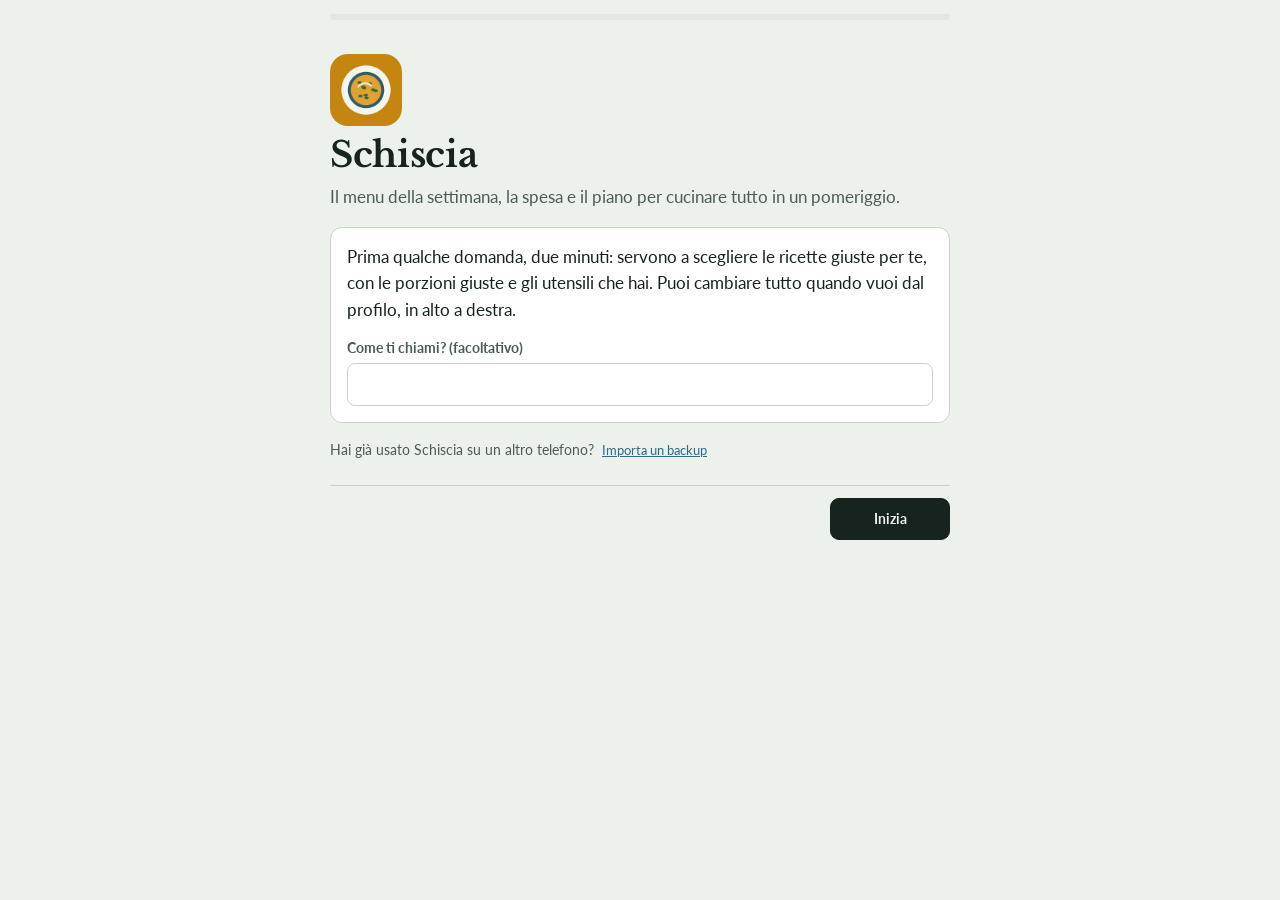
<file: mealprep/index.html>
<!doctype html>
<html lang="it">
<head>
<meta charset="utf-8">
<script>if(!/\/$/.test(location.pathname)&&!/\.html$/.test(location.pathname))location.replace(location.pathname+"/"+location.search+location.hash)</script>
<meta name="viewport" content="width=device-width, initial-scale=1, viewport-fit=cover">
<meta name="theme-color" content="#EDF1EC" media="(prefers-color-scheme: light)">
<meta name="theme-color" content="#101816" media="(prefers-color-scheme: dark)">
<meta name="apple-mobile-web-app-capable" content="yes">
<meta name="mobile-web-app-capable" content="yes">
<meta name="apple-mobile-web-app-title" content="Schiscia">
<meta name="apple-mobile-web-app-status-bar-style" content="default">
<title>Schiscia</title>
<link rel="manifest" href="manifest.webmanifest">
<link rel="apple-touch-icon" href="icon-180.png">
<link rel="icon" href="icon-192.png">
<link rel="preconnect" href="https://fonts.googleapis.com">
<link rel="preconnect" href="https://fonts.gstatic.com" crossorigin>
<link rel="stylesheet" href="https://fonts.googleapis.com/css2?family=Libre+Baskerville:ital,wght@0,400;0,700;1,400&family=Lato:ital,wght@0,400;0,700;0,900;1,400&display=swap">
<link rel="stylesheet" href="style.css">
</head>
<body>
<div class="wrap">
  <header class="top">
    <div><div class="eyebrow" id="weekLabel">—</div><h1 id="viewTitle">Settimana</h1></div>
    <div class="row toptools"><button class="btn ghost sm guide-btn" id="guideBtn" type="button">Guida frigo</button><button class="iconbtn" id="profileBtn" type="button" aria-label="Profilo"><svg viewBox="0 0 24 24" aria-hidden="true"><circle cx="12" cy="8" r="4"/><path d="M4 21c0-4.4 3.6-7 8-7s8 2.6 8 7"/></svg></button></div>
  </header>

  <!-- SETTIMANA -->
  <main id="v-settimana" class="stack">
    <div id="newsBox"></div>
    <div class="okbox small" id="weekIntro"></div>
    <div class="panel stack" id="variety"></div>
    <div class="panel costline" id="weekCost"></div>
    <div class="days" id="days"></div>
    <div id="addonsBox"></div>
    <div id="weekChecks" class="stack"></div>
    <div class="row"><button class="btn" id="regen" type="button">Genera un'altra proposta</button></div>
    <p class="small muted">La settimana si genera da sola quando apri l'app dopo il venerdì. Puoi cambiare ogni pasto, colazione e spuntino a mano: calorie, proteine, varietà, spesa, costo e piano si aggiornano.</p>
  </main>

  <!-- SPESA -->
  <main id="v-spesa" class="stack" hidden>
    <div class="panel costline" id="shopCost"></div>
    <p class="muted small">Dalle ricette della settimana, dalle aggiunte proteiche e da quello che hai messo in programma (scorte, dolci). Spunta quello che hai già: sparisce anche dal costo. Tocca un prezzo per correggerlo con quello che vedi alla Coop.</p>
    <div id="shopDiff"></div>
    <div class="panel" id="shop"></div>
    <div class="panel stack">
      <h3>Extra non legati a una ricetta</h3>
      <div id="extras" class="stack"></div>
      <div class="row"><button class="btn ghost sm" id="addExtra" type="button">+ Aggiungi extra</button></div>
    </div>
    <div class="row"><button class="btn" id="copyShop" type="button">Copia la lista</button><button class="btn ghost" id="clearHave" type="button">Azzera spunte</button></div>
    <textarea id="copyFallback" hidden aria-label="Lista da copiare"></textarea>
  </main>

  <!-- PIANO -->
  <main id="v-piano" class="stack" hidden>
    <p class="muted small" id="planIntro"></p>
    <div id="planSummary"></div>
    <div class="lanes-key" id="lanesKey"></div>
    <div class="row"><button class="chip" data-pv="list" type="button">Lista</button><button class="chip" data-pv="grid" type="button">Corsie</button></div>
    <ul class="tl-list" id="tlList"></ul>
    <div class="tl-scroll" id="tlGridWrap" hidden><div class="tl" id="tl"></div></div>
    <div id="parNotes" class="stack"></div>
  </main>

  <!-- RICETTE -->
  <main id="v-ricette" class="stack" hidden>
    <div id="rList" class="stack">
      <div id="favSection" class="stack"></div>
      <div class="row" style="justify-content:space-between"><h2>Ricettario</h2><button class="btn" id="newRecipe" type="button">+ Nuova ricetta</button></div>
      <div class="row" id="filters"></div>
      <div class="rgrid" id="rgrid"></div>
      <div class="panel stack">
        <h3>Backup</h3>
        <p class="small muted">Ricette, foto, preferite, scorte e prezzi sono salvati solo su questo telefono. Ogni tanto esporta un backup: se cambi telefono o cancelli i dati di Safari, lo reimporti da qui.</p>
        <div class="row">
          <button class="btn ghost sm" id="exportBtn" type="button">Esporta backup</button>
          <label class="btn ghost sm" for="importFile" style="display:inline-flex;align-items:center">Importa backup</label>
          <input type="file" id="importFile" accept="application/json,.json" hidden>
          <button class="btn warn sm" id="resetAll" type="button">Ripristina tutto</button>
        </div>
        <div id="resetConfirm" class="row" hidden><span class="small">Cancella profilo, ricette tue, preferite, scorte e settimana?</span><button class="btn warn sm" id="resetYes" type="button">Sì, ripristina</button><button class="btn ghost sm" id="resetNo" type="button">Annulla</button></div>
      </div>
    </div>
    <div id="rDetail" class="stack detail" hidden></div>
    <form id="rEdit" class="stack" hidden></form>
  </main>

  <!-- SCORTE -->
  <main id="v-scorte" class="stack" hidden>
    <div class="row" id="scorteSeg"><button class="chip" type="button" data-seg="casa">Dispensa e frigo</button><button class="chip" type="button" data-seg="sughi">Sughi da freezer</button><button class="chip" type="button" data-seg="fermentati">Fermentati</button></div>
    <div id="seg-casa" class="stack"></div>
    <div id="seg-sughi" class="stack" hidden>
      <p class="muted small">Sughi e creme da preparare una volta ogni tanto: in freezer durano mesi, si scaldano e condiscono pasta, riso, cereali o legumi. Qui tieni il conto di cosa hai in freezer, e puoi usarle nei pasti dalla voce "Sugo".</p>
      <div class="panel" id="stockList"></div>
      <h2>Sughi da scorta</h2>
      <div class="row" id="scorteFilter"></div>
      <div class="rgrid" id="scorteGrid"></div>
    </div>
    <div id="seg-fermentati" class="stack" hidden>
      <div class="panel" id="fermStock"></div>
      <div class="panel stack" id="fermGuide"></div>
      <h2>Verdure fermentate</h2>
      <div class="row" id="fermFilter"></div>
      <div class="rgrid" id="fermGrid"></div>
    </div>
  </main>

  <!-- DOLCI -->
  <main id="v-spuntini" class="stack" hidden>
    <div class="row" id="spSeg"><button class="chip" type="button" data-spseg="frutta">Frutta e spuntini</button><button class="chip" type="button" data-spseg="dolci">Dolci</button></div>
    <div id="sp-frutta" class="stack"></div>
    <div id="sp-dolci" class="stack" hidden>
      <p class="muted small">Merende dolci senza zuccheri aggiunti che durano: in dispensa, in frigo o in freezer. Quelle di stagione vengono prima. Mettine una in programma e i suoi ingredienti entrano nella spesa e nel piano della domenica.</p>
      <div class="panel" id="sweetStock"></div>
      <div class="row" id="dolciFilter"></div>
      <div class="rgrid" id="dolciGrid"></div>
    </div>
  </main>

  <!-- PROFILO -->
  <main id="v-profilo" class="stack" hidden></main>

  <!-- GUIDA -->
  <main id="v-guida" class="stack" hidden>
    <div class="rules">
      <div class="rule"><div class="big">5–60 °C</div><h4>Zona di pericolo</h4><p class="small muted">Da attraversare in fretta, sia raffreddando sia riscaldando.</p></div>
      <div class="rule"><div class="big">2 h</div><h4>Dal fuoco al frigo</h4><p class="small muted">Contenitori bassi, coperchio appoggiato finché è tiepido.</p></div>
      <div class="rule"><div class="big">≤ 4 °C</div><h4>Il frigo</h4><p class="small muted">Cibi cotti sui ripiani centrali, non nello sportello.</p></div>
      <div class="rule"><div class="big">75 °C</div><h4>Riscaldare</h4><p class="small muted">Fumante anche al centro, una volta sola.</p></div>
    </div>
    <div class="panel stack">
      <h3>La pasta cotta in anticipo</h3>
      <p class="small muted">Scolala 2 minuti prima, condiscila con un filo d'olio, stendila su un vassoio e in frigo entro un'ora: dura 4 giorni. Si riscalda in padella con il sugo e un cucchiaio d'acqua, oppure al microonde coperta. In freezer regge bene se è al dente.</p>
      <p class="small muted">Pensaci: perché la pasta raffreddata e riscaldata alza la glicemia un po' meno di quella appena cotta? Cerca "amido resistente" e "retrogradazione".</p>
    </div>
    <div class="panel stack">
      <h3>Variabilità: le regole dell'American Gut Project</h3>
      <p class="small muted">L'American Gut Project (McDonald e colleghi, mSystems 2018) ha analizzato il microbiota di oltre 10.000 persone. Chi mangiava più di 30 vegetali diversi a settimana aveva un microbiota più vario di chi ne mangiava meno di 10. Contano cereali, legumi, verdure, frutta, frutta secca e semi: ogni specie una volta sola. È uno studio osservazionale, quindi mostra un'associazione e non prova che 30 sia un numero magico, ma come bussola funziona.</p>
      <p class="small muted">L'app conta le specie, non gli ingredienti: farro, couscous, pasta, pane e seitan sono tutti frumento e valgono uno. Erbe e spezie le mostra a parte, perché se ne usano quantità piccole.</p>
      <p class="small muted">Pensaci: perché due insalate diverse ogni settimana possono "valere" più di una porzione doppia della stessa? Pensa a cosa mangiano i batteri: fibre diverse nutrono specie diverse.</p>
    </div>
    <div class="panel stack">
      <h3>Come conto le proteine</h3>
      <p class="small muted" id="guideProt">La giornata ha pranzo e cena (piatto principale, base da 55 g di cereale a crudo, contorno, eventuale sugo dalle scorte), una colazione e uno spuntino. L'obiettivo è 1800 kcal e 80–100 g di proteine al giorno. I valori sono stime da tabelle di composizione degli alimenti, con un margine di circa ±10%, e includono l'olio di cottura. L'olio a crudo aggiunto a tavola invece no: ogni cucchiaino vale circa 45 kcal. Se un giorno resta sotto gli 80 g, l'app aggiunge al pasto più povero un'aggiunta proteica (yogurt greco, uova sode, edamame, tofu affumicato…).</p>
      <p class="small muted">Pensaci: 100 g di lenticchie cotte hanno circa 9 g di proteine, 100 g di merluzzo circa 17 g. Quanto pesa una porzione normale di ciascuno? Da qui capisci perché un pasto di soli legumi fatica ad arrivare a 30 g.</p>
    </div>
    <div class="panel stack" id="guideMilk">
      <h3>Latte e latticini</h3>
      <p class="small muted">Il latte animale è sostituito dalla bevanda di soia (nei dolci e nel porridge). Yogurt, yogurt greco, kefir, feta, ricotta, parmigiano e mozzarella invece ci sono: lo yogurt greco in particolare è una delle fonti di proteine più economiche per colazioni e spuntini.</p>
      <p class="small muted">Pensaci: il tofu ha circa 12 g di proteine per 100 g, lo yogurt greco 0% circa 10 g, la bevanda di soia 3 g, quella di mandorla meno di 1 g. Perché allora non tutte le "bevande vegetali" sostituiscono il latte allo stesso modo?</p>
    </div>
    <div class="panel">
      <h3>Stessa quantità di dahl, due destini</h3>
      <p class="small muted" style="margin:4px 0 8px">Schema illustrativo: pentola piena da 2 litri contro lo stesso dahl in contenitori bassi.</p>
      <div class="chart-scroll"><svg id="coolChart" viewBox="0 0 720 300" role="img" aria-label="Curve di raffreddamento"></svg></div>
    </div>
    <h2>Pensaci prima di aprire</h2>
    <div class="stack" id="think"></div>
  </main>
</div>

<div class="sheet-bg" id="sheet" hidden><div class="sheet" role="dialog" aria-modal="true" aria-labelledby="sheetTitle">
  <div class="row" style="justify-content:space-between"><h3 id="sheetTitle">—</h3><button class="btn sm" type="button" id="sheetClose">Fatto</button></div>
  <div id="sheetBody" class="stack"></div>
  <p class="small muted" id="sheetDay"></p>
</div></div>

<div class="onb" id="onb" hidden></div>

<nav class="tabbar" aria-label="Sezioni">
  <button type="button" data-v="settimana"><svg viewBox="0 0 24 24"><rect x="3" y="4" width="18" height="17" rx="2"/><path d="M3 9h18M8 2v4M16 2v4"/></svg>Settimana</button>
  <button type="button" data-v="spesa"><svg viewBox="0 0 24 24"><path d="M5 7h14l-1.5 12h-11z"/><path d="M9 7a3 3 0 0 1 6 0"/></svg>Spesa</button>
  <button type="button" data-v="piano"><svg viewBox="0 0 24 24"><circle cx="12" cy="13" r="8"/><path d="M12 9v4l3 2M10 2h4"/></svg>Piano</button>
  <button type="button" data-v="ricette"><svg viewBox="0 0 24 24"><path d="M5 4h11a3 3 0 0 1 3 3v13H8a3 3 0 0 1-3-3z"/><path d="M5 17a3 3 0 0 1 3-3h11"/></svg>Ricette</button>
  <button type="button" data-v="scorte"><svg viewBox="0 0 24 24"><path d="M12 2v20M4 6l16 12M20 6L4 18"/><path d="M9 3l3 2 3-2M9 21l3-2 3 2"/></svg>Casa</button>
  <button type="button" data-v="spuntini"><svg viewBox="0 0 24 24"><path d="M12 7c-3-3-8-1-8 4 0 5 4 10 8 10s8-5 8-10c0-5-5-7-8-4z"/><path d="M12 7c0-2 1-4 3-5"/></svg>Spuntini</button>
</nav>

<script src="data.js"></script>
<script src="prices.js"></script>
<script src="profile.js"></script>
<script src="app.js"></script>
<script src="extras.js"></script>
</body>
</html>
</file>
<file: mealprep/style.css>
:root{
  --bg:#EDF1EC; --surface:#FFFFFF; --surface-2:#E2E8E1; --table:#D9E0D6;
  --ink:#16231F; --ink-2:#4B5B55; --ink-3:#6F7F79; --line:#C9D3CC;
  --accent:#C4860F; --accent-ink:#855700; --accent-soft:#F6E7C4;
  --fridge:#2C6C8C; --fridge-soft:#DCEBF2; --freezer:#4A6FA8; --freezer-soft:#E0E7F5;
  --pantry:#7A5A2E; --pantry-soft:#F1E6D4;
  --tape:#F1E2A2; --tape-ink:#3A321C;
  --danger:#B0452E; --danger-soft:#F6DDD5; --ok:#3B7A4C; --ok-soft:#DCEEDF;
  --f-display:"Libre Baskerville", Georgia, "Times New Roman", serif;
  --f-body:"Lato", "Segoe UI", system-ui, -apple-system, sans-serif;
  color-scheme:light;
}
@media (prefers-color-scheme: dark){:root{
  --bg:#101816; --surface:#17211E; --surface-2:#1E2A26; --table:#1B2622;
  --ink:#E4EDE8; --ink-2:#A6B6B0; --ink-3:#83948E; --line:#2B3934;
  --accent:#E3A635; --accent-ink:#F0BD5A; --accent-soft:#3A2F17;
  --fridge:#6FB1D2; --fridge-soft:#1B3040; --freezer:#93B3E4; --freezer-soft:#1F2A40;
  --pantry:#D9B27A; --pantry-soft:#352A1B;
  --tape:#DCCB86; --tape-ink:#2E2714;
  --danger:#E58067; --danger-soft:#3D221C; --ok:#80C392; --ok-soft:#1C3324;
  color-scheme:dark;}}
*{box-sizing:border-box}
html{-webkit-text-size-adjust:100%}
body{margin:0;background:var(--bg);color:var(--ink);font-family:var(--f-body);font-size:17px;line-height:1.55;
  padding:calc(env(safe-area-inset-top,0px) + 8px) 16px calc(env(safe-area-inset-bottom,0px) + 92px)}
[hidden]{display:none!important}
img{max-width:100%}
.wrap{max-width:1000px;margin-inline:auto}
h1,h2,h3,h4{font-family:var(--f-display);line-height:1.2;margin:0;text-wrap:balance;font-weight:700}
h1{font-size:1.75rem;letter-spacing:-.01em}
h2{font-size:1.35rem}
h3{font-size:1.08rem}
h4{font-size:.98rem}
p{margin:0}
a{color:var(--fridge)}
:focus-visible{outline:3px solid var(--accent);outline-offset:2px;border-radius:4px}
.num{font-variant-numeric:tabular-nums}
.eyebrow{font-size:.72rem;letter-spacing:.12em;text-transform:uppercase;color:var(--ink-3);font-weight:700}
.muted{color:var(--ink-2)} .small{font-size:.9rem}
.stack{display:grid;gap:14px}
.row{display:flex;gap:8px;flex-wrap:wrap;align-items:center}
.panel{background:var(--surface);border:1px solid var(--line);border-radius:12px;padding:16px}
.btn{font:inherit;font-weight:700;font-size:.9rem;border:1px solid var(--ink);background:var(--ink);color:var(--bg);border-radius:9px;padding:9px 14px;cursor:pointer;min-height:40px}
.btn.ghost{background:transparent;color:var(--ink)}
.btn.warn{background:transparent;color:var(--danger);border-color:var(--danger)}
.btn.sm{padding:5px 10px;min-height:32px;font-size:.84rem}
.chip{font:inherit;font-size:.88rem;padding:5px 11px;border-radius:999px;border:1px solid var(--line);background:var(--surface);color:var(--ink);cursor:pointer}
.chip[aria-pressed="true"]{background:var(--ink);color:var(--bg);border-color:var(--ink)}
input[type=text],input[type=number],select,textarea{font:inherit;font-size:16px;color:var(--ink);background:var(--surface);border:1px solid var(--line);border-radius:8px;padding:8px 10px;width:100%}
textarea{min-height:120px;resize:vertical}
label.f{display:grid;gap:4px;font-size:.88rem;font-weight:700;color:var(--ink-2)}
.check{display:flex;gap:8px;align-items:center;font-weight:700;font-size:.92rem}
.check input{width:20px;height:20px;accent-color:var(--ok)}
.tape{display:inline-block;font-weight:700;font-size:.72rem;letter-spacing:.06em;text-transform:uppercase;line-height:1.2;background:var(--tape);color:var(--tape-ink);padding:3px 8px 2px;transform:rotate(-1deg);clip-path:polygon(2% 0,98% 4%,100% 50%,97% 100%,3% 96%,0 50%)}
.tape.fz{background:var(--freezer-soft);color:var(--freezer)}
.tape.bad{background:var(--danger-soft);color:var(--danger)}
.tape.pn{background:var(--pantry-soft);color:var(--pantry)}
.pill{font-size:.72rem;font-weight:700;padding:2px 8px;border-radius:999px;background:var(--surface-2);color:var(--ink-2)}
.pill.in{background:var(--ok-soft);color:var(--ok)}
.pill.dairy{background:var(--accent-soft);color:var(--accent-ink)}
.toast{position:fixed;left:50%;bottom:calc(env(safe-area-inset-bottom,0px) + 82px);transform:translateX(-50%);background:var(--ink);color:var(--bg);padding:9px 16px;border-radius:999px;font-weight:700;z-index:50;font-size:.9rem;max-width:90vw;text-align:center}
.okbox{border-radius:10px;padding:12px 14px;background:var(--accent-soft)}
.warnbox{border-radius:10px;padding:12px 14px;background:var(--danger-soft)}
.warnbox h4{color:var(--danger);margin-bottom:4px}
.warnbox ul,.move ul{margin:0;padding-left:18px}
.infobox{border-radius:10px;padding:12px 14px;background:var(--fridge-soft)}

/* top + tabs */
header.top{display:flex;justify-content:space-between;align-items:end;gap:12px;padding-block:10px 16px}
header.top .guide-btn{flex:none}
nav.tabbar{position:fixed;left:0;right:0;bottom:0;z-index:30;background:var(--surface);border-top:1px solid var(--line);
  padding:6px 4px calc(env(safe-area-inset-bottom,0px) + 6px);display:grid;grid-template-columns:repeat(6,1fr);gap:0}
nav.tabbar button{font:inherit;background:none;border:0;color:var(--ink-3);display:grid;justify-items:center;gap:2px;padding:4px 0;cursor:pointer;font-size:.66rem;font-weight:700}
nav.tabbar svg{width:23px;height:23px;stroke:currentColor;fill:none;stroke-width:1.8;stroke-linecap:round;stroke-linejoin:round}
nav.tabbar button[aria-current="page"]{color:var(--accent-ink)}
@media (min-width:900px){nav.tabbar{max-width:620px;margin-inline:auto;border:1px solid var(--line);border-radius:14px 14px 0 0}}

/* week */
.days{display:grid;grid-template-columns:repeat(auto-fill,minmax(290px,1fr));gap:18px}
.day{display:grid;gap:8px;align-content:start}
.day h3 span{font-family:var(--f-body);font-size:.8rem;color:var(--ink-3);font-weight:400;margin-left:6px}
.slot{background:var(--surface);border:1px solid var(--line);border-radius:10px;padding:10px 12px;display:grid;gap:8px}
.slot .when{font-size:.7rem;letter-spacing:.1em;text-transform:uppercase;color:var(--ink-3);font-weight:700}
.slot .line{display:grid;grid-template-columns:74px 1fr;gap:8px;align-items:center}
.slot .line .lab{font-size:.68rem;letter-spacing:.08em;text-transform:uppercase;color:var(--ink-3);font-weight:700}
.slot .sel{display:grid;gap:3px}
.slot select{font-size:15px;padding:6px 8px}
.slot input.note{font-size:15px;padding:6px 8px}
.slot .prot{font-size:.78rem;color:var(--ink-2);font-weight:700}
.boost{display:inline-flex;align-items:center;gap:4px;font-size:.8rem;background:var(--ok-soft);color:var(--ok);border-radius:999px;padding:2px 4px 2px 9px;font-weight:700}
.boost button{border:0;background:none;color:inherit;cursor:pointer;font-size:1rem;padding:0 4px}
.daybar{display:grid;gap:4px}
.daybar .track{height:8px;border-radius:99px;background:var(--surface-2);position:relative;overflow:hidden}
.daybar .fill{position:absolute;inset:0 auto 0 0;border-radius:99px;background:var(--ok)}
.daybar .fill.low{background:var(--danger)}
.daybar .band{position:absolute;top:0;bottom:0;border-left:2px solid var(--ink-3);border-right:2px solid var(--ink-3);opacity:.5}
.daybar .txt{display:flex;justify-content:space-between;font-size:.78rem;color:var(--ink-2)}
.moves{display:grid;gap:10px}
.move{border:1.5px dashed var(--freezer);border-radius:10px;padding:12px 14px;background:var(--surface)}
.move h4{color:var(--freezer);margin-bottom:4px}
.costline{display:flex;justify-content:space-between;align-items:baseline;gap:10px;flex-wrap:wrap}
.costline .big{font-family:var(--f-display);font-size:1.5rem;font-weight:700}

/* shop */
.item{display:grid;grid-template-columns:24px 1fr auto;gap:2px 10px;align-items:start;padding:9px 0;border-bottom:1px solid var(--line)}
.item:last-child{border-bottom:0}
.item input[type=checkbox]{width:20px;height:20px;margin-top:2px;accent-color:var(--ok)}
.item label{font-weight:700;cursor:pointer;line-height:1.3}
.item .qty{font-size:.8rem;color:var(--ink-2);text-align:right;font-variant-numeric:tabular-nums}
.item .src{grid-column:2/4;font-size:.8rem;color:var(--ink-3);display:flex;justify-content:space-between;gap:8px;flex-wrap:wrap}
.item .price{background:none;border:0;font:inherit;font-size:.8rem;color:var(--fridge);cursor:pointer;padding:0;text-decoration:underline dotted;font-variant-numeric:tabular-nums}
.item.have label{text-decoration:line-through;color:var(--ink-3)}
.priceedit{grid-column:2/4;display:grid;grid-template-columns:1fr 1fr auto;gap:6px;align-items:end;margin-top:6px}
.priceedit label{font-size:.75rem;color:var(--ink-3);display:grid;gap:2px}
.rep{font-size:.72rem;text-transform:uppercase;letter-spacing:.12em;color:var(--ink-3);margin-top:14px;font-weight:700}
.ingrow{display:grid;grid-template-columns:90px 1fr 118px 32px;gap:6px;align-items:center}
@media (max-width:520px){.ingrow{grid-template-columns:78px 1fr 32px}.ingrow select{grid-column:1/3}}

/* plan */
.lanes-key{display:flex;flex-wrap:wrap;gap:6px 16px;font-size:.88rem;color:var(--ink-2)}
.lanes-key i{display:inline-block;width:12px;height:12px;border-radius:3px;margin-right:6px;vertical-align:-1px}
.tl-scroll{overflow-x:auto}
.tl{--u:28px;display:grid;grid-template-columns:48px repeat(4,minmax(130px,1fr));column-gap:6px;min-width:620px}
.tl .lh{font-family:var(--f-display);font-weight:700;font-size:.88rem;padding-bottom:6px;border-bottom:2px solid var(--ink);margin-bottom:6px;grid-row:1}
.tl .tm{font-size:.7rem;color:var(--ink-3);border-top:1px solid var(--line);font-variant-numeric:tabular-nums}
.task{border-radius:7px;padding:4px 7px;font-size:.8rem;line-height:1.22;overflow:hidden;border-left:4px solid;margin-block:1px}
.task b{font-weight:700;font-size:.68rem;display:block;opacity:.85;font-variant-numeric:tabular-nums}
.task.short{white-space:nowrap;text-overflow:ellipsis;padding:3px 7px}
.tl .task.short b{display:none}
.l-forno{background:var(--danger-soft);border-color:var(--danger)}
.l-f1{background:var(--accent-soft);border-color:var(--accent)}
.l-f2{background:var(--accent-soft);border-color:var(--accent-ink)}
.l-mani{background:var(--ok-soft);border-color:var(--ok)}
.tl-list{list-style:none;margin:0;padding:0}
.tl-list li{display:grid;grid-template-columns:52px 1fr;gap:10px;padding:7px 0;border-bottom:1px solid var(--line)}
.tl-list .task{margin:0}

/* recipes */
.rgrid{display:grid;grid-template-columns:repeat(auto-fill,minmax(160px,1fr));gap:12px}
.rcard{background:var(--surface);border:1px solid var(--line);border-radius:12px;overflow:hidden;cursor:pointer;text-align:left;padding:0;font:inherit;color:inherit;display:grid;align-content:start;position:relative}
.rcard .pic{aspect-ratio:4/3;width:100%;background:var(--table);display:block;object-fit:cover}
.rcard .t{padding:8px 10px 10px;display:grid;gap:3px}
.rcard .t b{line-height:1.25;font-family:var(--f-display);font-size:.9rem}
.rcard .t span{font-size:.74rem;color:var(--ink-3)}
.rcard .favdot{position:absolute;top:8px;right:8px;background:var(--surface);border-radius:999px;width:30px;height:30px;display:grid;place-items:center;color:var(--accent);font-size:1rem;box-shadow:0 1px 4px rgba(0,0,0,.15)}
.ph{display:grid!important;place-items:center;font-family:var(--f-display);font-weight:700;font-size:2.4rem;color:var(--accent-ink);background:var(--accent-soft)}
.fav-strip{display:grid;grid-auto-flow:column;grid-auto-columns:150px;gap:10px;overflow-x:auto;padding-bottom:4px}
.detail .hero{width:100%;aspect-ratio:4/3;max-height:340px;object-fit:cover;border-radius:12px;background:var(--table);display:block}
.meta{display:flex;flex-wrap:wrap;gap:6px 14px;font-size:.82rem;color:var(--ink-2)}
.ing{list-style:none;margin:0;padding:0}
.ing li{display:grid;grid-template-columns:100px 1fr;gap:8px;padding:4px 0;border-bottom:1px dotted var(--line);font-size:.95rem}
.ing li .q{color:var(--ink-2);text-align:right;font-variant-numeric:tabular-nums}
.steps{margin:0;padding-left:1.3em}
.steps li{padding:2px 0 6px}
.notes{display:grid;grid-template-columns:repeat(auto-fit,minmax(220px,1fr));gap:10px}
.note{border-radius:10px;padding:11px 13px;font-size:.92rem}
.note h4{font-family:var(--f-body);font-size:.7rem;font-weight:700;text-transform:uppercase;letter-spacing:.12em;margin-bottom:3px}
.note.cons{background:var(--fridge-soft)} .note.cons h4{color:var(--fridge)}
.note.par{background:var(--ok-soft)} .note.par h4{color:var(--ok)}
.note.think{background:var(--accent-soft)} .note.think h4{color:var(--accent-ink)}
.star{border:0;background:none;cursor:pointer;font-size:1.4rem;line-height:1;color:var(--ink-3);padding:2px 4px}
.star[aria-pressed="true"]{color:var(--accent)}
.two{display:grid;grid-template-columns:1fr 1fr;gap:10px}
.three{display:grid;grid-template-columns:repeat(3,1fr);gap:10px}
@media (max-width:520px){.three{grid-template-columns:1fr 1fr}}
.months{display:grid;grid-template-columns:repeat(6,1fr);gap:6px}
.months label{display:flex;gap:4px;align-items:center;font-size:.85rem;justify-content:center;border:1px solid var(--line);border-radius:8px;padding:5px 0;cursor:pointer}
.months input{accent-color:var(--ok)}
.season{display:flex;flex-wrap:wrap;gap:6px}

/* stock */
.stockrow{display:grid;grid-template-columns:1fr auto;gap:4px 10px;align-items:center;padding:10px 0;border-bottom:1px solid var(--line)}
.stockrow:last-child{border-bottom:0}
.stockrow b{font-family:var(--f-display);font-size:.95rem}
.stockrow .sub{font-size:.8rem;color:var(--ink-3)}
.stockrow .sub.late{color:var(--danger);font-weight:700}
.counter{display:flex;align-items:center;gap:6px}
.counter button{width:34px;height:34px;border-radius:999px;border:1px solid var(--line);background:var(--surface);color:var(--ink);font-size:1.1rem;cursor:pointer}
.counter span{min-width:26px;text-align:center;font-weight:700;font-variant-numeric:tabular-nums}
.where{display:flex;gap:6px;flex-wrap:wrap}

/* guide */
.rules{display:grid;grid-template-columns:repeat(auto-fit,minmax(200px,1fr));gap:10px}
.rule{background:var(--surface);border:1px solid var(--line);border-radius:12px;padding:14px;display:grid;gap:4px}
.rule .big{font-family:var(--f-display);font-weight:700;font-size:1.5rem;color:var(--accent-ink);line-height:1.1}
details.q{background:var(--surface);border:1px solid var(--line);border-left:4px solid var(--accent);border-radius:10px;padding:13px 15px}
details.q summary{cursor:pointer;font-weight:700;font-family:var(--f-display);font-size:1rem;list-style:none}
details.q summary::-webkit-details-marker{display:none}
details.q .hint{margin-top:8px;color:var(--ink-2);font-style:italic}
details.q .ans{margin-top:8px;display:grid;gap:8px}
details.q .analogy{border-left:3px solid var(--fridge);padding-left:12px;color:var(--ink-2)}
.chart-scroll{overflow-x:auto}
.chart-scroll svg{width:100%;min-width:520px;height:auto;display:block}
.stack>*,.days>*,.rgrid>*{min-width:0}
/* v4: nutrizione, spuntini, variabilità */
.bars{display:grid;gap:6px}
.snackbox{background:var(--surface);border:1px dashed var(--line);border-radius:10px;padding:10px 12px;display:grid;gap:8px}
.snackbox .line{display:grid;grid-template-columns:74px 1fr;gap:8px;align-items:center}
.snackbox .lab{font-size:.68rem;letter-spacing:.08em;text-transform:uppercase;color:var(--ink-3);font-weight:700}
.snackbox select{font-size:15px;padding:6px 8px}
.snackbox .two{gap:6px}
.badge{display:inline-block;font-size:.68rem;font-weight:700;padding:1px 7px;border-radius:999px;background:var(--ok-soft);color:var(--ok);vertical-align:1px}
.badge.no{background:var(--danger-soft);color:var(--danger)}
.vgrid{display:grid;grid-template-columns:repeat(auto-fit,minmax(200px,1fr));gap:10px}
.vitem{border-radius:10px;padding:10px 12px;background:var(--surface-2);display:grid;gap:4px;align-content:start}
.vitem .big{font-family:var(--f-display);font-weight:700;font-size:1.35rem}
.vitem .sub{font-size:.82rem;color:var(--ink-2)}
.vitem.ok{background:var(--ok-soft)} .vitem.no{background:var(--danger-soft)}
.plantlist{font-size:.85rem;color:var(--ink-2);line-height:1.6}
details.more summary{cursor:pointer;font-weight:700;font-size:.9rem;color:var(--fridge)}
.fruitgrid{display:grid;grid-template-columns:repeat(auto-fill,minmax(150px,1fr));gap:10px}
.fruit{background:var(--surface);border:1px solid var(--line);border-radius:10px;padding:10px 12px;display:grid;gap:3px}
.fruit b{font-family:var(--f-display);font-size:.95rem}
.fruit span{font-size:.82rem;color:var(--ink-2)}
.combo{display:grid;grid-template-columns:1fr auto;gap:4px 10px;padding:10px 0;border-bottom:1px solid var(--line)}
.combo:last-child{border-bottom:0}
.combo b{font-family:var(--f-display);font-size:.95rem}
.combo .why{grid-column:1/3;font-size:.85rem;color:var(--ink-2)}
.combo .nut{font-size:.8rem;color:var(--ink-2);text-align:right;font-variant-numeric:tabular-nums}
.steplist{margin:0;padding-left:1.3em}
.steplist li{padding:2px 0 6px;font-size:.95rem}
.slot .line,.snackbox .line{grid-template-columns:74px minmax(0,1fr)}
.sel,.slot,.snackbox,.day{min-width:0}
select{max-width:100%;text-overflow:ellipsis}
.slot>*,.snackbox>*,.day>*{min-width:0}
.addx{max-width:100%}
/* v5: giorni uno sotto l'altro, riquadri per pasto */
.days{display:grid;grid-template-columns:1fr;gap:22px}
.dayrow{display:grid;gap:10px;padding-top:14px;border-top:1px solid var(--line)}
.dayrow:first-of-type{border-top:0;padding-top:0}
.dayhead{display:flex;justify-content:space-between;align-items:baseline;gap:8px 14px;flex-wrap:wrap}
.dayhead h3 span{font-family:var(--f-body);font-size:.8rem;color:var(--ink-3);font-weight:400;margin-left:4px}
.daytot{display:flex;gap:6px;flex-wrap:wrap;font-size:.76rem;font-weight:700}
.daytot span{padding:2px 8px;border-radius:999px;font-variant-numeric:tabular-nums}
.okv{background:var(--ok-soft);color:var(--ok)} .badv{background:var(--danger-soft);color:var(--danger)}
.tiles{display:grid;grid-template-columns:repeat(4,minmax(0,1fr));gap:8px}
@media (max-width:700px){.tiles{grid-template-columns:1fr 1fr}}
.tile{font:inherit;color:inherit;text-align:left;cursor:pointer;background:var(--surface);border:1px solid var(--line);border-radius:12px;padding:10px 11px;display:grid;gap:5px;align-content:start;min-width:0;min-height:118px}
.tile:hover{border-color:var(--ink-3)}
.tile.soft{background:transparent;border-style:dashed}
.tile-h{display:flex;justify-content:space-between;gap:6px;align-items:baseline}
.tile .when{font-size:.66rem;letter-spacing:.1em;text-transform:uppercase;color:var(--ink-3);font-weight:700}
.tile .nut{font-size:.7rem;color:var(--ink-2);font-weight:700;white-space:nowrap;font-variant-numeric:tabular-nums}
.tile .dish{font-family:var(--f-display);font-size:.9rem;line-height:1.25;font-weight:700}
.tile .dish.muted{font-family:var(--f-body);font-weight:400;font-size:.85rem}
.tile .sub{font-size:.78rem;color:var(--ink-2);line-height:1.3}
.tile .sub.add{color:var(--ok)}
.tile .tape{justify-self:start}
.moveline{font-size:.84rem;color:var(--ink-2);display:flex;gap:8px;align-items:center;flex-wrap:wrap}
.sheet-bg{position:fixed;inset:0;z-index:60;background:rgba(10,20,16,.45);display:flex;align-items:flex-end;justify-content:center}
.sheet{background:var(--bg);width:100%;max-width:560px;max-height:88vh;overflow-y:auto;border-radius:16px 16px 0 0;padding:16px 16px calc(env(safe-area-inset-bottom,0px) + 18px);display:grid;gap:12px;box-shadow:0 -8px 30px rgba(0,0,0,.25)}
@media (min-width:700px){.sheet-bg{align-items:center}.sheet{border-radius:16px}}
/* integratori */
.supps{display:flex;flex-wrap:wrap;gap:6px 8px;align-items:center;background:var(--fridge-soft);border-radius:10px;padding:8px 10px}
.supps .lab{font-size:.66rem;letter-spacing:.1em;text-transform:uppercase;color:var(--fridge);font-weight:700;margin-right:2px}
.supp{display:flex;gap:6px;align-items:flex-start;background:var(--surface);border:1px solid var(--line);border-radius:10px;padding:4px 10px 4px 6px;font-size:.8rem;cursor:pointer;line-height:1.3}
.supp input{width:18px;height:18px;accent-color:var(--ok);margin:0}
.supp.done{opacity:.6}.supp.done b{text-decoration:line-through}
.supp .warn{color:var(--danger);font-size:.74rem}
.linkbtn{font:inherit;font-size:.8rem;background:none;border:0;color:var(--fridge);text-decoration:underline;cursor:pointer;padding:2px 4px}
.supp-add{justify-self:start}
.swap{font-size:14px;padding:4px 6px;max-width:100%;margin-top:2px}
/* casa */
.invrow{display:grid;grid-template-columns:minmax(0,1fr) auto;gap:8px 12px;padding:12px 0;border-bottom:1px solid var(--line)}
.invrow:last-child{border-bottom:0}
.invrow b{font-family:var(--f-display);font-size:.95rem}
.invrow .sub{font-size:.8rem;color:var(--ink-3)}
.invrow .late{color:var(--danger);font-weight:700}.invrow .soon{color:var(--accent-ink);font-weight:700}
.chip.sm{font-size:.78rem;padding:3px 9px}
.tile .sub.home{color:var(--fridge)}
@media (max-width:520px){.invrow{grid-template-columns:1fr}}
.chip.sm.off{opacity:.6}
.vitem.wide{grid-column:1/-1}
/* v6: profilo e questionario */
header.top .toptools{flex:none;gap:6px;align-items:center}
.iconbtn{width:40px;height:40px;border-radius:999px;border:1px solid var(--ink);background:transparent;color:var(--ink);display:grid;place-items:center;cursor:pointer;padding:0}
.iconbtn svg{width:22px;height:22px;stroke:currentColor;fill:none;stroke-width:1.8;stroke-linecap:round;stroke-linejoin:round}
.optgrid{display:grid;grid-template-columns:repeat(auto-fill,minmax(210px,1fr));gap:8px}
.optgrid.one{grid-template-columns:1fr}
.opt{font:inherit;color:var(--ink);text-align:left;background:var(--surface);border:1.5px solid var(--line);border-radius:12px;padding:11px 13px;display:grid;gap:3px;cursor:pointer;align-content:start;min-width:0}
.opt b{font-family:var(--f-display);font-size:.98rem;line-height:1.25}
.opt span{font-size:.84rem;color:var(--ink-2);line-height:1.35}
.opt[aria-pressed="true"]{border-color:var(--ink);background:var(--accent-soft);box-shadow:inset 0 0 0 1px var(--ink)}
.opt[aria-pressed="true"] b::before{content:"✓ ";color:var(--accent-ink)}
.chip.lvchip.mai{background:var(--danger-soft);border-color:var(--danger);color:var(--danger)}
.chip.lvchip.meno{background:var(--accent-soft);border-color:var(--accent);color:var(--accent-ink)}
.chip.lvchip.piu{background:var(--ok-soft);border-color:var(--ok);color:var(--ok)}
.lv{padding:0 6px;border-radius:999px;font-size:.82rem}
.lv.mai{background:var(--danger-soft);color:var(--danger)}.lv.meno{background:var(--accent-soft);color:var(--accent-ink)}.lv.piu{background:var(--ok-soft);color:var(--ok)}
.addlike{flex-wrap:nowrap}.addlike input{flex:1;min-width:0}
@media (max-width:520px){.addlike{flex-wrap:wrap}.addlike input{flex-basis:100%}}
.stepper{justify-content:space-between;flex-wrap:nowrap;gap:12px}
.onb{position:fixed;inset:0;z-index:70;background:var(--bg);overflow-y:auto;padding:calc(env(safe-area-inset-top,0px) + 14px) 16px 0}
body.onb-open{overflow:hidden}
body.onb-open .wrap,body.onb-open nav.tabbar{display:none}
.onb-in{max-width:620px;margin:0 auto;display:grid;gap:16px}
.onb-prog{height:6px;border-radius:99px;background:var(--surface-2);overflow:hidden}
.onb-prog i{display:block;height:100%;background:var(--accent);border-radius:99px;transition:width .25s}
.onb-hero{display:grid;gap:8px;justify-items:start;padding-top:18px}
.onb-hero img{border-radius:18px}
.onb-hero h1{font-size:2.2rem}
.onb-hero .lead{font-size:1.08rem;color:var(--ink-2)}
.onb-nav{display:flex;justify-content:space-between;gap:10px;position:sticky;bottom:0;background:var(--bg);padding:12px 0 calc(env(safe-area-inset-bottom,0px) + 14px);border-top:1px solid var(--line);margin-top:8px}
.onb-nav .btn{min-width:120px}
.btn:disabled{opacity:.4;cursor:not-allowed}
details.psec{background:var(--surface);border:1px solid var(--line);border-radius:12px;padding:0}
details.psec summary{cursor:pointer;list-style:none;padding:14px 16px;display:flex;justify-content:space-between;align-items:center}
details.psec summary::-webkit-details-marker{display:none}
details.psec summary::after{content:"+";font-size:1.3rem;color:var(--ink-3);font-weight:700}
details.psec[open] summary::after{content:"−"}
.psec-b{padding:0 16px 16px;display:grid;gap:12px}
.phead .big{font-family:var(--f-display);font-weight:700;font-size:1.12rem;line-height:1.35;margin-top:2px}
.warnline{color:var(--danger)}
.tile .sub.warnline{color:var(--danger);font-weight:700}
.lockmark{font-size:.8rem}
.lockline{font-size:.88rem}
.rcard.off{opacity:.62}
.hm{color:var(--ink-3);font-size:.82rem;white-space:nowrap}
.l-f3{background:var(--accent-soft);border-color:var(--pantry)}
.l-f4{background:var(--fridge-soft);border-color:var(--fridge)}
.l-f5{background:var(--freezer-soft);border-color:var(--freezer)}
.infobox ul{margin:6px 0 0;padding-left:18px}
.optgrid.one .opt b{font-family:var(--f-body);font-size:.95rem}
</file>
